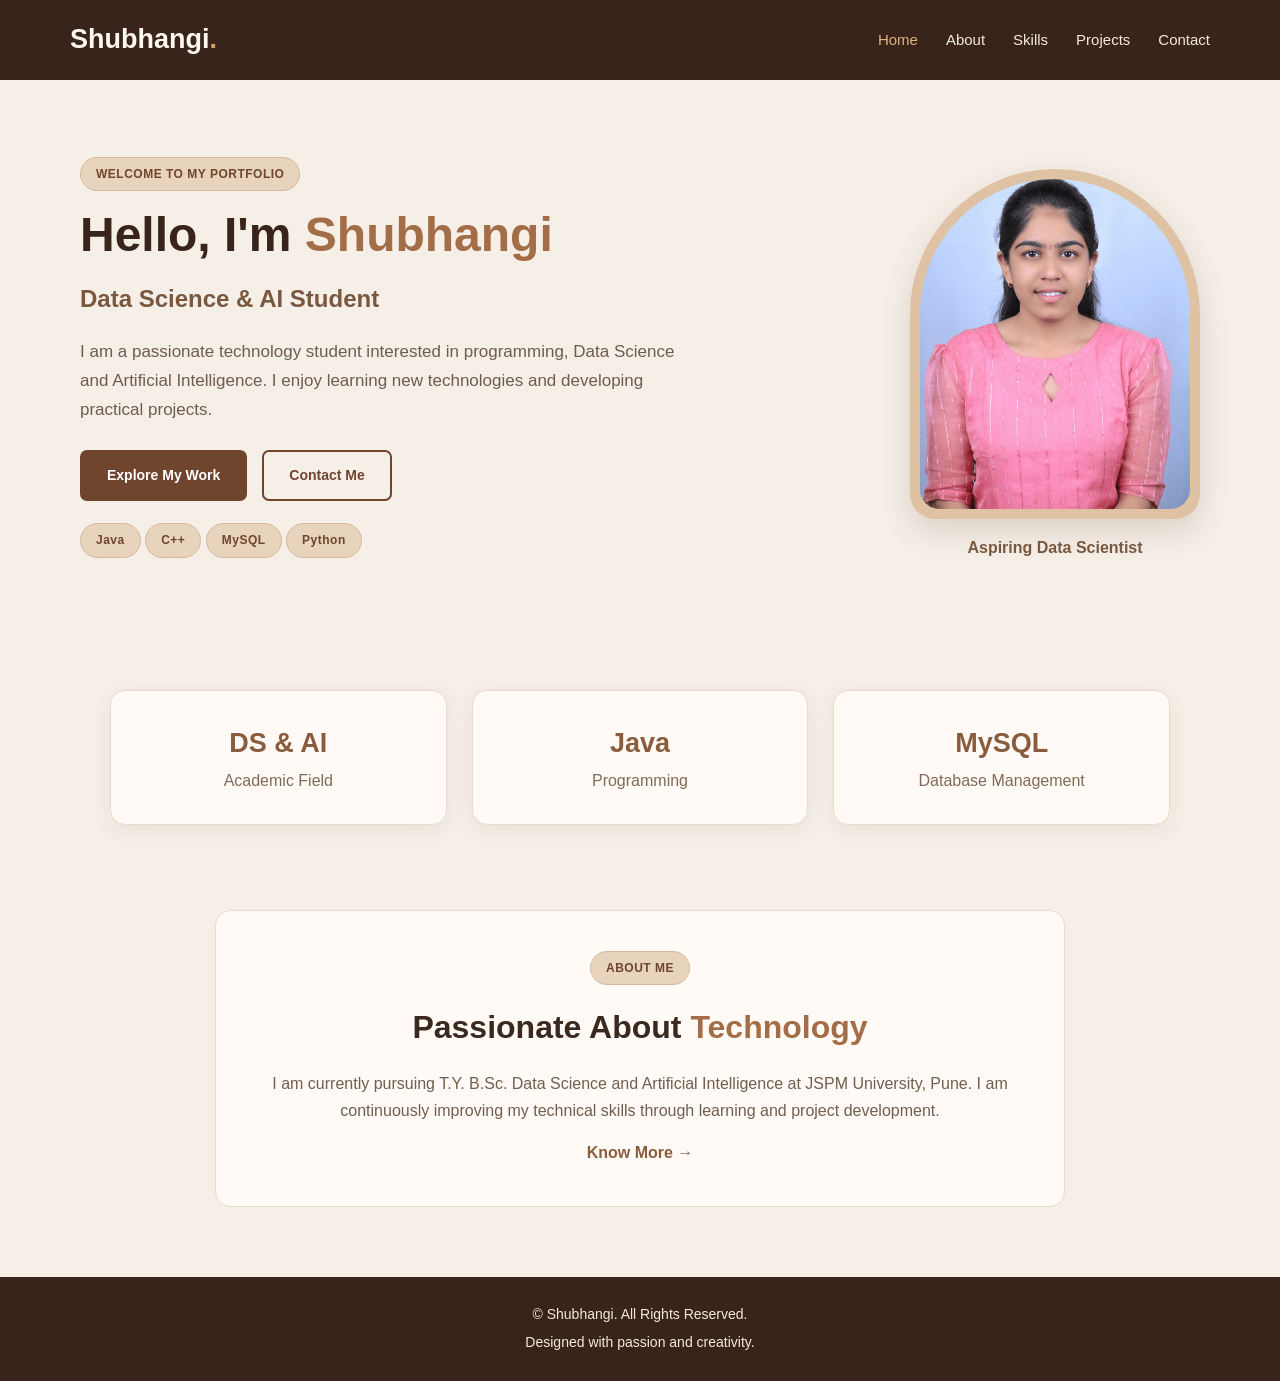
<file: index.html>
<!DOCTYPE html>
<html lang="en">
<head>
    <meta charset="UTF-8">
    <meta name="viewport" content="width=device-width, initial-scale=1.0">
    <title>Shubhangi | Personal Portfolio</title>
    <link rel="stylesheet" href="css/style.css">
    <script src="js/script.js" defer></script>

<!-- Google Analytics -->
<script async src="https://www.googletagmanager.com/gtag/js?id=G-413ZQSDBHG"></script>
<script>
  window.dataLayer = window.dataLayer || [];
  function gtag(){dataLayer.push(arguments);}
  gtag('js', new Date());
  gtag('config', 'G-413ZQSDBHG');
</script>

</head>
<body>

<header>
    <nav class="navbar">
        <a href="index.html" class="logo">Shubhangi<span>.</span></a>

        <button class="menu-toggle" id="menuToggle">☰</button>

        <ul class="nav-links" id="navLinks">
            <li><a href="index.html" class="active">Home</a></li>
            <li><a href="about.html">About</a></li>
            <li><a href="skills.html">Skills</a></li>
            <li><a href="projects.html">Projects</a></li>
            <li><a href="contact.html">Contact</a></li>
        </ul>
    </nav>
</header>

<main>
<section class="hero">
    <div class="hero-content">
        <span class="badge">WELCOME TO MY PORTFOLIO</span>

        <h1>Hello, I'm <span>Shubhangi</span></h1>

        <h2>Data Science & AI Student</h2>

        <p>
            I am a passionate technology student interested in
            programming, Data Science and Artificial Intelligence.
            I enjoy learning new technologies and developing
            practical projects.
        </p>

        <div class="hero-buttons">
            <a href="projects.html" class="btn">Explore My Work</a>
            <a href="contact.html" class="btn btn-outline">Contact Me</a>
        </div>

        <div class="hero-tags">
            <span class="badge">Java</span>
            <span class="badge">C++</span>
            <span class="badge">MySQL</span>
            <span class="badge">Python</span>
        </div>
    </div>

    <div class="hero-image">
        <div class="photo-frame">
            <img src="images/image.jpeg" alt="Shubhangi Profile Photo">
        </div>
        <span class="photo-caption">Aspiring Data Scientist</span>
    </div>
</section>

<section class="highlights">
    <div class="highlight-card">
        <h2>DS & AI</h2>
        <p>Academic Field</p>
    </div>

    <div class="highlight-card">
        <h2>Java</h2>
        <p>Programming</p>
    </div>

    <div class="highlight-card">
        <h2>MySQL</h2>
        <p>Database Management</p>
    </div>
</section>

<section class="home-about">
    <span class="badge">ABOUT ME</span>
    <h2>Passionate About <span>Technology</span></h2>
    <p>
        I am currently pursuing T.Y. B.Sc. Data Science and
        Artificial Intelligence at JSPM University, Pune.
        I am continuously improving my technical skills
        through learning and project development.
    </p>
    <a href="about.html" class="text-link">Know More →</a>
</section>
</main>

<footer>
    <p>© <span class="year"></span> Shubhangi. All Rights Reserved.</p>
    <p>Designed with passion and creativity.</p>
</footer>

</body>
</html>
</file>
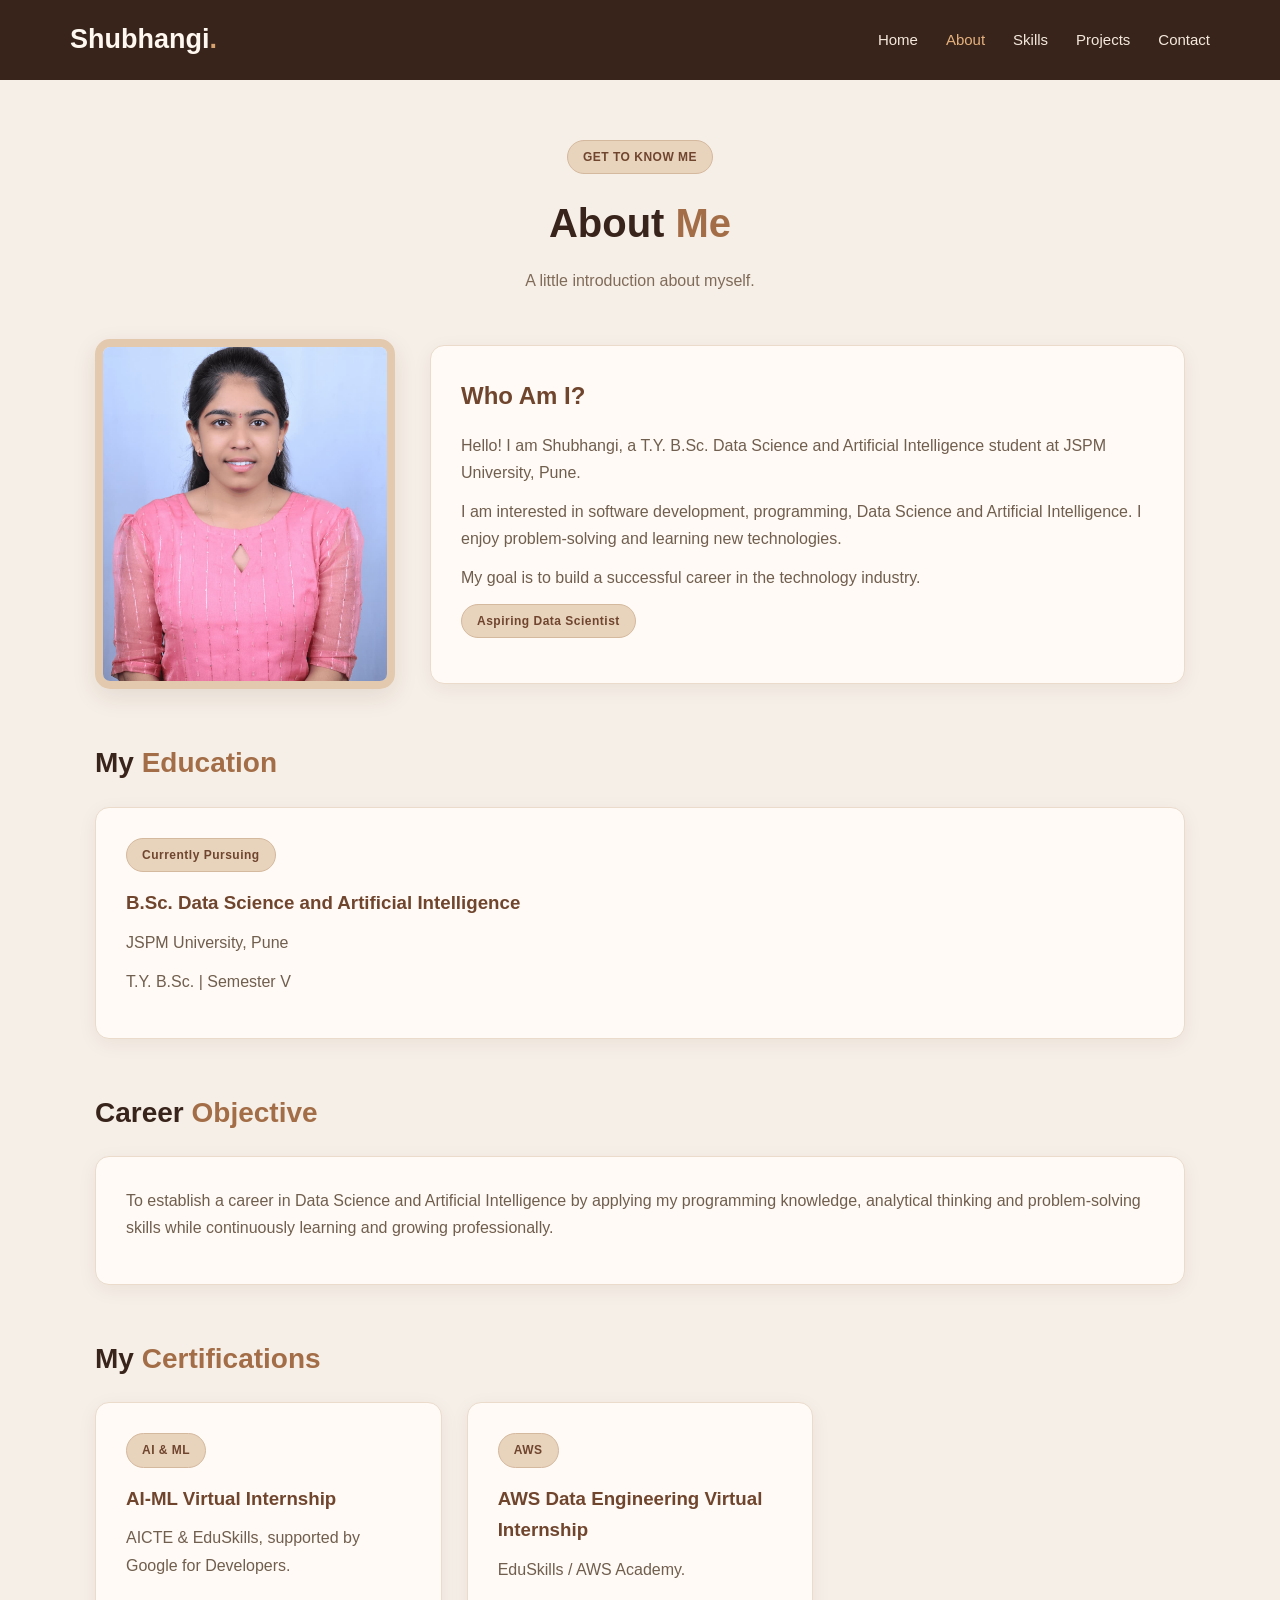
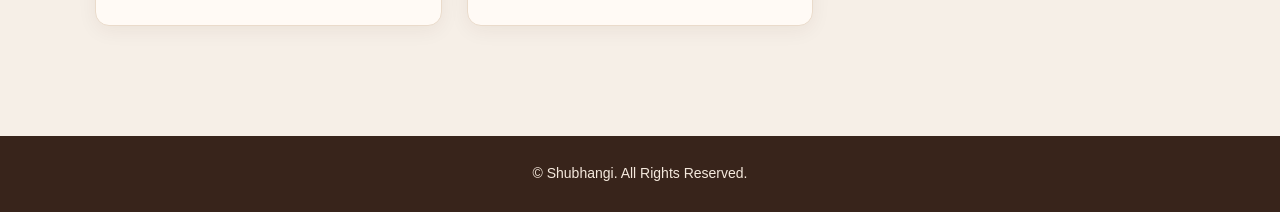
<file: about.html>
<!DOCTYPE html>
<html lang="en">
<head>
    <meta charset="UTF-8">
    <meta name="viewport" content="width=device-width, initial-scale=1.0">
    <title>About Me | Shubhangi</title>
    <link rel="stylesheet" href="css/style.css">
    <script src="js/script.js" defer></script>

<!-- Google Analytics -->
<script async src="https://www.googletagmanager.com/gtag/js?id=G-413ZQSDBHG"></script>
<script>
  window.dataLayer = window.dataLayer || [];
  function gtag(){dataLayer.push(arguments);}
  gtag('js', new Date());
  gtag('config', 'G-413ZQSDBHG');
</script>
</head>
<body>

<header>
    <nav class="navbar">
        <a href="index.html" class="logo">Shubhangi<span>.</span></a>
        <button class="menu-toggle" id="menuToggle">☰</button>
        <ul class="nav-links" id="navLinks">
            <li><a href="index.html">Home</a></li>
            <li><a href="about.html" class="active">About</a></li>
            <li><a href="skills.html">Skills</a></li>
            <li><a href="projects.html">Projects</a></li>
            <li><a href="contact.html">Contact</a></li>
        </ul>
    </nav>
</header>

<main class="page-section">

    <div class="page-heading">
        <span class="badge">GET TO KNOW ME</span>
        <h1>About <span>Me</span></h1>
        <p>A little introduction about myself.</p>
    </div>

    <div class="about-layout">
        <div class="about-photo">
            <img src="images/image.jpeg" alt="Shubhangi">
        </div>

        <div class="about-box">
            <h2>Who Am I?</h2>
            <p>
                Hello! I am Shubhangi, a T.Y. B.Sc. Data Science
                and Artificial Intelligence student at JSPM
                University, Pune.
            </p>
            <p>
                I am interested in software development,
                programming, Data Science and Artificial
                Intelligence. I enjoy problem-solving and
                learning new technologies.
            </p>
            <p>
                My goal is to build a successful career in
                the technology industry.
            </p>
            <span class="badge">Aspiring Data Scientist</span>
        </div>
    </div>

    <section class="content-section">
        <h2 class="sub-heading">My <span>Education</span></h2>

        <div class="info-card">
            <span class="badge">Currently Pursuing</span>
            <h3>B.Sc. Data Science and Artificial Intelligence</h3>
            <p>JSPM University, Pune</p>
            <p>T.Y. B.Sc. | Semester V</p>
        </div>
    </section>

    <section class="content-section">
        <h2 class="sub-heading">Career <span>Objective</span></h2>

        <div class="info-card">
            <p>
                To establish a career in Data Science and
                Artificial Intelligence by applying my
                programming knowledge, analytical thinking
                and problem-solving skills while continuously
                learning and growing professionally.
            </p>
        </div>
    </section>

    <section class="content-section">
        <h2 class="sub-heading">My <span>Certifications</span></h2>

        <div class="card-grid">
            <div class="info-card">
                <span class="badge">AI & ML</span>
                <h3>AI-ML Virtual Internship</h3>
                <p>AICTE & EduSkills, supported by Google for Developers.</p>
            </div>

            <div class="info-card">
                <span class="badge">AWS</span>
                <h3>AWS Data Engineering Virtual Internship</h3>
                <p>EduSkills / AWS Academy.</p>
            </div>
        </div>
    </section>

</main>

<footer>
    <p>© <span class="year"></span> Shubhangi. All Rights Reserved.</p>
</footer>

</body>
</html>
</file>
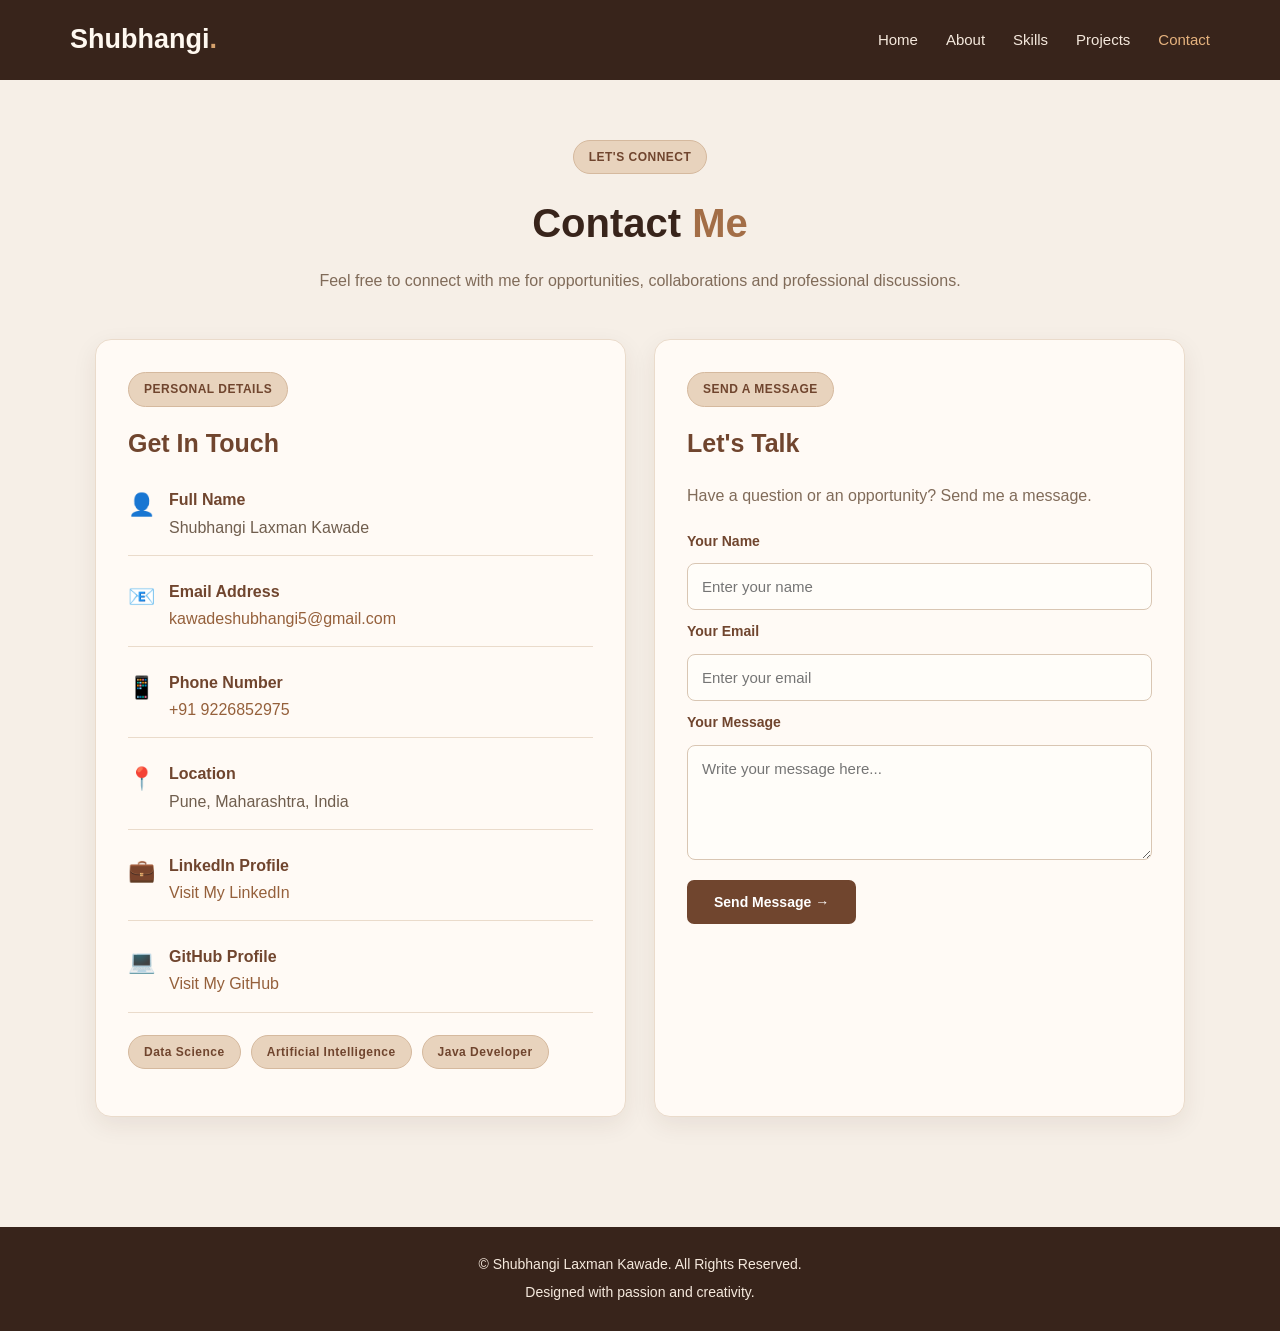
<file: contact.html>
<!DOCTYPE html>
<html lang="en">

<head>
    <meta charset="UTF-8">
    <meta name="viewport" content="width=device-width, initial-scale=1.0">

    <title>Contact | Shubhangi Kawade</title>

    <link rel="stylesheet" href="css/style.css">
    <script src="js/script.js" defer></script>

<!-- Google Analytics -->
<script async src="https://www.googletagmanager.com/gtag/js?id=G-413ZQSDBHG"></script>
<script>
  window.dataLayer = window.dataLayer || [];
  function gtag(){dataLayer.push(arguments);}
  gtag('js', new Date());
  gtag('config', 'G-413ZQSDBHG');
</script>
</head>

<body>

<header>
    <nav class="navbar">

        <a href="index.html" class="logo">
            Shubhangi<span>.</span>
        </a>

        <button class="menu-toggle" id="menuToggle">
            ☰
        </button>

        <ul class="nav-links" id="navLinks">
            <li><a href="index.html">Home</a></li>
            <li><a href="about.html">About</a></li>
            <li><a href="skills.html">Skills</a></li>
            <li><a href="projects.html">Projects</a></li>
            <li><a href="contact.html" class="active">Contact</a></li>
        </ul>

    </nav>
</header>

<main class="page-section">

    <div class="page-heading">

        <span class="badge">LET'S CONNECT</span>

        <h1>Contact <span>Me</span></h1>

        <p>
            Feel free to connect with me for opportunities,
            collaborations and professional discussions.
        </p>

    </div>

    <div class="contact-container">

        <!-- PERSONAL INFORMATION -->

        <div class="contact-card">

            <span class="badge">PERSONAL DETAILS</span>

            <h2>Get In Touch</h2>

            <div class="contact-detail">
                <span class="contact-icon">👤</span>
                <div>
                    <strong>Full Name</strong>
                    <p>Shubhangi Laxman Kawade</p>
                </div>
            </div>

            <div class="contact-detail">
                <span class="contact-icon">📧</span>
                <div>
                    <strong>Email Address</strong>
                    <p>
                        <a href="mailto:kawadeshubhangi5@gmail.com">
                            kawadeshubhangi5@gmail.com
                        </a>
                    </p>
                </div>
            </div>

            <div class="contact-detail">
                <span class="contact-icon">📱</span>
                <div>
                    <strong>Phone Number</strong>
                    <p>
                        <a href="tel:+919226852975">
                            +91 9226852975
                        </a>
                    </p>
                </div>
            </div>

            <div class="contact-detail">
                <span class="contact-icon">📍</span>
                <div>
                    <strong>Location</strong>
                    <p>Pune, Maharashtra, India</p>
                </div>
            </div>

            <div class="contact-detail">
                <span class="contact-icon">💼</span>
                <div>
                    <strong>LinkedIn Profile</strong>
                    <p>
                        <a href="https://www.linkedin.com/in/shubhangi-kawade-61a968358"
                           target="_blank"
                           rel="noopener noreferrer">
                            Visit My LinkedIn
                        </a>
                    </p>
                </div>
            </div>

            <div class="contact-detail">
                <span class="contact-icon">💻</span>
                <div>
                    <strong>GitHub Profile</strong>
                    <p>
                        <a href="https://github.com/kawadeshubhangi5"
                           target="_blank"
                           rel="noopener noreferrer">
                            Visit My GitHub
                        </a>
                    </p>
                </div>
            </div>

            <div class="badge-container">
                <span class="badge">Data Science</span>
                <span class="badge">Artificial Intelligence</span>
                <span class="badge">Java Developer</span>
            </div>

        </div>


        <!-- CONTACT FORM -->

        <div class="contact-card">

            <span class="badge">SEND A MESSAGE</span>

            <h2>Let's Talk</h2>

            <p>
                Have a question or an opportunity?
                Send me a message.
            </p>

            <form id="contactForm">

                <label for="name">Your Name</label>

                <input
                    type="text"
                    id="name"
                    placeholder="Enter your name"
                    required
                >

                <label for="email">Your Email</label>

                <input
                    type="email"
                    id="email"
                    placeholder="Enter your email"
                    required
                >

                <label for="message">Your Message</label>

                <textarea
                    id="message"
                    rows="5"
                    placeholder="Write your message here..."
                    required
                ></textarea>

                <button type="submit" class="btn">
                    Send Message →
                </button>

            </form>

        </div>

    </div>

</main>

<footer>

    <p>
        © <span class="year"></span>
        Shubhangi Laxman Kawade.
        All Rights Reserved.
    </p>

    <p>Designed with passion and creativity.</p>

</footer>

</body>
</html>
</file>
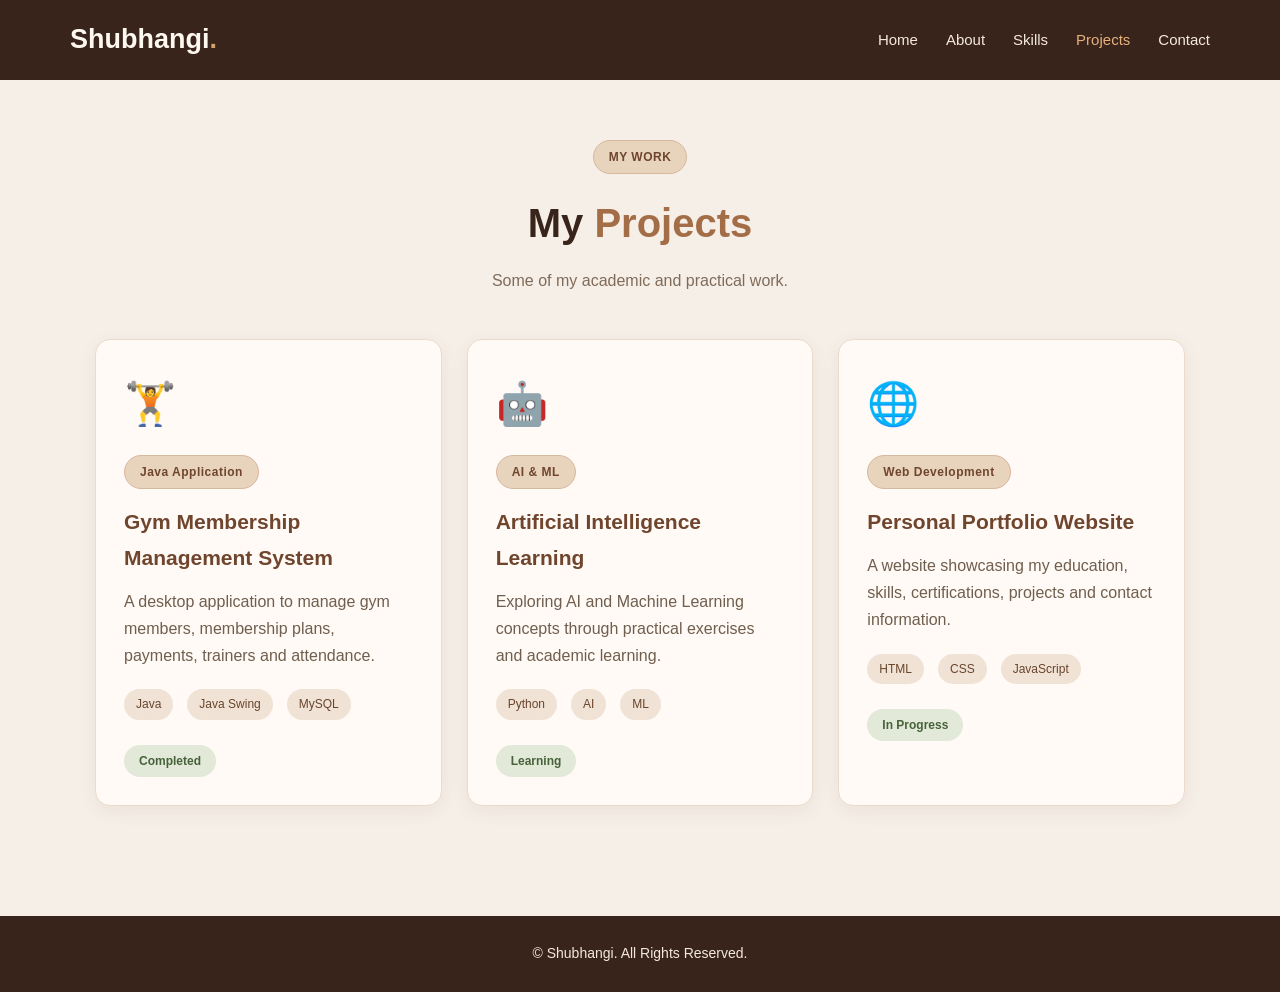
<file: projects.html>
<!DOCTYPE html>
<html lang="en">
<head>
    <meta charset="UTF-8">
    <meta name="viewport" content="width=device-width, initial-scale=1.0">
    <title>Projects | Shubhangi</title>
    <link rel="stylesheet" href="css/style.css">
    <script src="js/script.js" defer></script>

<!-- Google Analytics -->
<script async src="https://www.googletagmanager.com/gtag/js?id=G-413ZQSDBHG"></script>
<script>
  window.dataLayer = window.dataLayer || [];
  function gtag(){dataLayer.push(arguments);}
  gtag('js', new Date());
  gtag('config', 'G-413ZQSDBHG');
</script>
</head>
<body>

<header>
    <nav class="navbar">
        <a href="index.html" class="logo">Shubhangi<span>.</span></a>
        <button class="menu-toggle" id="menuToggle">☰</button>
        <ul class="nav-links" id="navLinks">
            <li><a href="index.html">Home</a></li>
            <li><a href="about.html">About</a></li>
            <li><a href="skills.html">Skills</a></li>
            <li><a href="projects.html" class="active">Projects</a></li>
            <li><a href="contact.html">Contact</a></li>
        </ul>
    </nav>
</header>

<main class="page-section">

    <div class="page-heading">
        <span class="badge">MY WORK</span>
        <h1>My <span>Projects</span></h1>
        <p>Some of my academic and practical work.</p>
    </div>

    <div class="card-grid">

        <div class="project-card">
            <div class="project-icon">🏋️</div>
            <span class="badge">Java Application</span>
            <h2>Gym Membership Management System</h2>
            <p>
                A desktop application to manage gym members,
                membership plans, payments, trainers and attendance.
            </p>
            <div class="badge-container">
                <span class="small-badge">Java</span>
                <span class="small-badge">Java Swing</span>
                <span class="small-badge">MySQL</span>
            </div>
            <span class="status-badge">Completed</span>
        </div>

        <div class="project-card">
            <div class="project-icon">🤖</div>
            <span class="badge">AI & ML</span>
            <h2>Artificial Intelligence Learning</h2>
            <p>
                Exploring AI and Machine Learning concepts through
                practical exercises and academic learning.
            </p>
            <div class="badge-container">
                <span class="small-badge">Python</span>
                <span class="small-badge">AI</span>
                <span class="small-badge">ML</span>
            </div>
            <span class="status-badge">Learning</span>
        </div>

        <div class="project-card">
            <div class="project-icon">🌐</div>
            <span class="badge">Web Development</span>
            <h2>Personal Portfolio Website</h2>
            <p>
                A website showcasing my education, skills,
                certifications, projects and contact information.
            </p>
            <div class="badge-container">
                <span class="small-badge">HTML</span>
                <span class="small-badge">CSS</span>
                <span class="small-badge">JavaScript</span>
            </div>
            <span class="status-badge">In Progress</span>
        </div>

    </div>

</main>

<footer>
    <p>© <span class="year"></span> Shubhangi. All Rights Reserved.</p>
</footer>

</body>
</html>
</file>
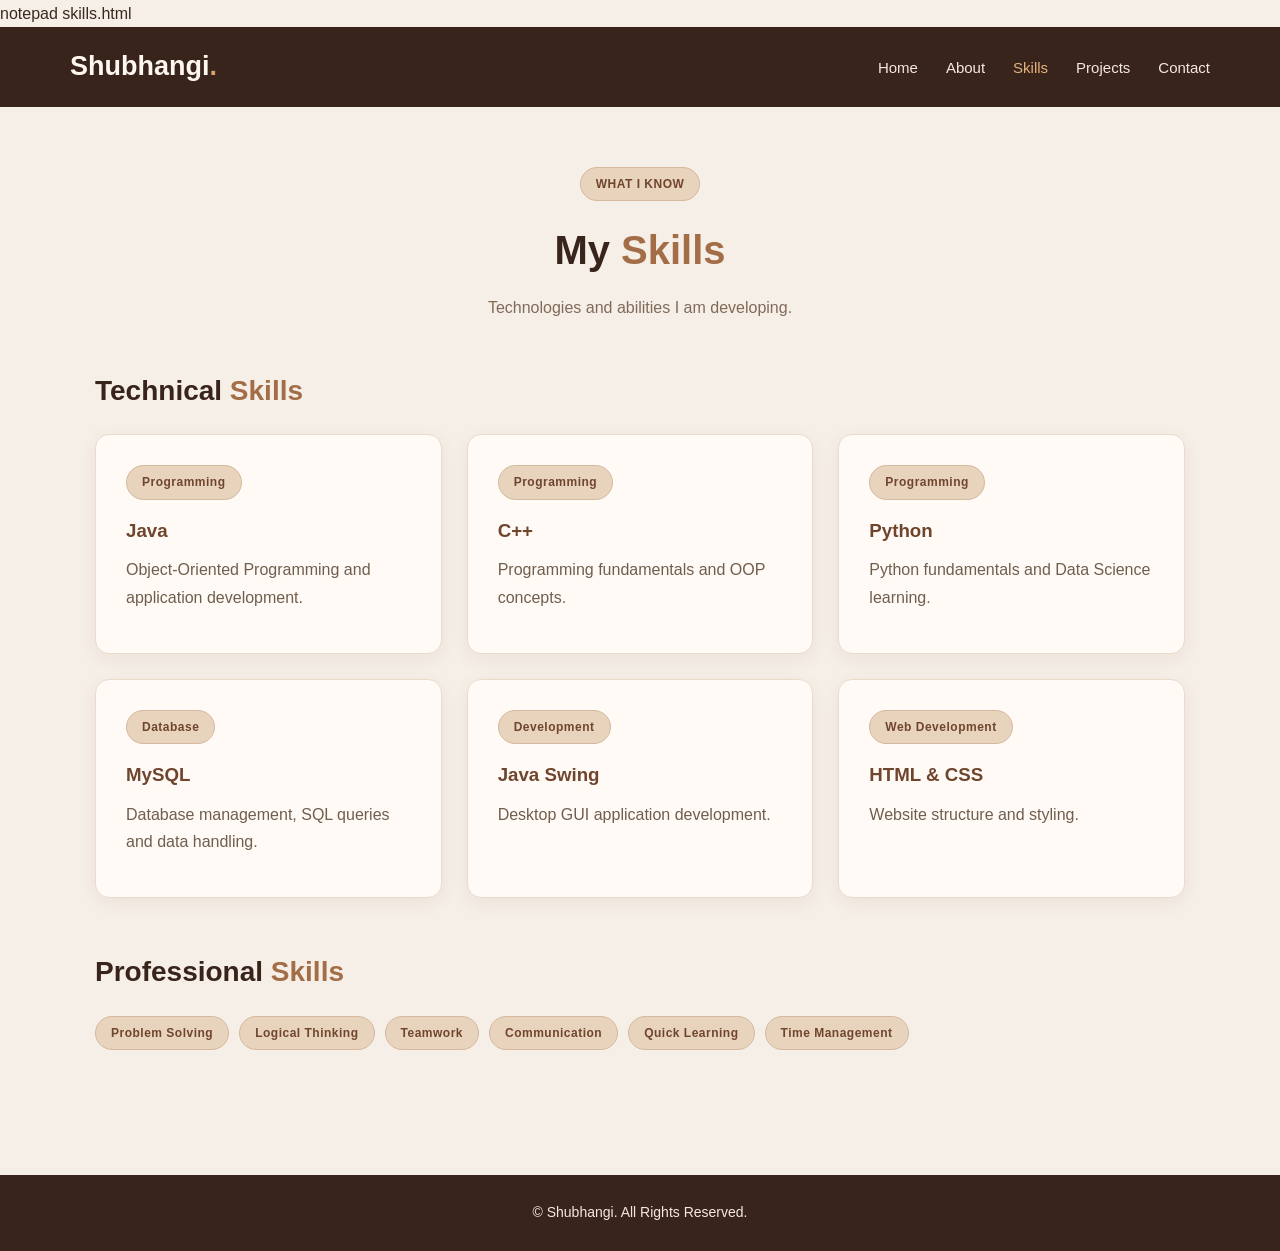
<file: skills.html>
<!DOCTYPE html>
<html lang="en">
<head>
    <meta charset="UTF-8">
    <meta name="viewport" content="width=device-width, initial-scale=1.0">
    <title>Skills | Shubhangi</title>
    <link rel="stylesheet" href="css/style.css">
    <script src="js/script.js" defer></script>

notepad skills.html
</head>
<body>

<header>
    <nav class="navbar">
        <a href="index.html" class="logo">Shubhangi<span>.</span></a>
        <button class="menu-toggle" id="menuToggle">☰</button>
        <ul class="nav-links" id="navLinks">
            <li><a href="index.html">Home</a></li>
            <li><a href="about.html">About</a></li>
            <li><a href="skills.html" class="active">Skills</a></li>
            <li><a href="projects.html">Projects</a></li>
            <li><a href="contact.html">Contact</a></li>
        </ul>
    </nav>
</header>

<main class="page-section">

    <div class="page-heading">
        <span class="badge">WHAT I KNOW</span>
        <h1>My <span>Skills</span></h1>
        <p>Technologies and abilities I am developing.</p>
    </div>

    <h2 class="sub-heading">Technical <span>Skills</span></h2>

    <div class="card-grid">

        <div class="info-card">
            <span class="badge">Programming</span>
            <h3>Java</h3>
            <p>Object-Oriented Programming and application development.</p>
        </div>

        <div class="info-card">
            <span class="badge">Programming</span>
            <h3>C++</h3>
            <p>Programming fundamentals and OOP concepts.</p>
        </div>

        <div class="info-card">
            <span class="badge">Programming</span>
            <h3>Python</h3>
            <p>Python fundamentals and Data Science learning.</p>
        </div>

        <div class="info-card">
            <span class="badge">Database</span>
            <h3>MySQL</h3>
            <p>Database management, SQL queries and data handling.</p>
        </div>

        <div class="info-card">
            <span class="badge">Development</span>
            <h3>Java Swing</h3>
            <p>Desktop GUI application development.</p>
        </div>

        <div class="info-card">
            <span class="badge">Web Development</span>
            <h3>HTML & CSS</h3>
            <p>Website structure and styling.</p>
        </div>

    </div>

    <section class="content-section">
        <h2 class="sub-heading">Professional <span>Skills</span></h2>

        <div class="badge-container">
            <span class="badge">Problem Solving</span>
            <span class="badge">Logical Thinking</span>
            <span class="badge">Teamwork</span>
            <span class="badge">Communication</span>
            <span class="badge">Quick Learning</span>
            <span class="badge">Time Management</span>
        </div>
    </section>

</main>

<footer>
    <p>© <span class="year"></span> Shubhangi. All Rights Reserved.</p>
</footer>

</body>
</html>
</file>
<file: css/style.css>
/* ===================================
   SHUBHANGI PORTFOLIO WEBSITE
   BROWN & BEIGE PROFESSIONAL THEME
=================================== */

* {
    margin: 0;
    padding: 0;
    box-sizing: border-box;
}

html {
    scroll-behavior: smooth;
    overflow-x: hidden;
    overflow-y: auto;
}

body {
    font-family: 'Segoe UI', Arial, sans-serif;
    background: #f6efe7;
    color: #39291f;
    line-height: 1.7;
    min-height: 100vh;
    overflow-x: hidden;
}

main {
    display: block;
    min-height: 75vh;
}

/* NAVBAR */

header {
    background: #38241b;
    position: sticky;
    top: 0;
    z-index: 1000;
    width: 100%;
}

.navbar {
    max-width: 1200px;
    margin: auto;
    padding: 17px 30px;
    display: flex;
    justify-content: space-between;
    align-items: center;
}

.logo {
    font-size: 27px;
    font-weight: bold;
    color: #fff8f0;
    text-decoration: none;
}

.logo span {
    color: #d5a16c;
}

.nav-links {
    list-style: none;
    display: flex;
    gap: 28px;
}

.nav-links a {
    color: #f5e9dd;
    text-decoration: none;
    font-size: 15px;
    font-weight: 500;
    transition: 0.3s;
}

.nav-links a:hover,
.nav-links a.active {
    color: #e5b27e;
}

.menu-toggle {
    display: none;
    background: none;
    border: none;
    color: white;
    font-size: 27px;
    cursor: pointer;
}

/* BADGES */

.badge {
    display: inline-block;
    background: #e8d3bd;
    color: #70452e;
    border: 1px solid #d5b99e;
    padding: 6px 15px;
    border-radius: 30px;
    font-size: 12px;
    font-weight: bold;
    letter-spacing: 0.5px;
    margin-bottom: 15px;
}

.small-badge {
    display: inline-block;
    background: #f0e3d5;
    color: #69442d;
    padding: 5px 12px;
    border-radius: 20px;
    font-size: 12px;
    margin: 5px 4px 5px 0;
}

.status-badge {
    display: inline-block;
    margin-top: 20px;
    padding: 6px 15px;
    background: #e2e9d9;
    color: #47623a;
    border-radius: 20px;
    font-size: 12px;
    font-weight: bold;
}

.badge-container {
    display: flex;
    flex-wrap: wrap;
    gap: 10px;
    margin-top: 15px;
}

/* HOME HERO */

.hero {
    max-width: 1200px;
    min-height: 570px;
    margin: auto;
    padding: 65px 40px;
    display: flex;
    align-items: center;
    justify-content: space-between;
    gap: 50px;
}

.hero-content {
    max-width: 650px;
}

.hero h1 {
    font-size: 48px;
    line-height: 1.2;
    color: #38241b;
    margin-bottom: 15px;
}

.hero h1 span,
.page-heading h1 span,
.section-title span,
.sub-heading span,
.home-about h2 span {
    color: #a36e47;
}

.hero h2 {
    font-size: 24px;
    color: #79583f;
    margin-bottom: 18px;
}

.hero-content > p {
    color: #6e5c4c;
    font-size: 17px;
    max-width: 600px;
}

.hero-buttons {
    display: flex;
    gap: 15px;
    margin-top: 25px;
    flex-wrap: wrap;
}

.hero-tags {
    margin-top: 22px;
}

/* BUTTONS */

.btn {
    display: inline-block;
    padding: 12px 25px;
    background: #70452e;
    color: white;
    text-decoration: none;
    border: 2px solid #70452e;
    border-radius: 7px;
    font-size: 14px;
    font-weight: bold;
    cursor: pointer;
    transition: 0.3s;
}

.btn:hover {
    background: #4b2d1e;
    border-color: #4b2d1e;
    transform: translateY(-3px);
}

.btn-outline {
    background: transparent;
    color: #70452e;
}

.btn-outline:hover {
    color: white;
}

/* PROFILE IMAGE */

.hero-image {
    text-align: center;
    flex-shrink: 0;
}

.photo-frame {
    width: 290px;
    height: 350px;
    padding: 10px;
    background: #dfc2a4;
    border-radius: 145px 145px 25px 25px;
    box-shadow: 0 12px 30px rgba(65, 40, 24, 0.15);
    overflow: hidden;
}

.photo-frame img {
    width: 100%;
    height: 100%;
    object-fit: cover;
    object-position: center;
    border-radius: 140px 140px 20px 20px;
}

.photo-caption {
    display: inline-block;
    margin-top: 15px;
    color: #79583f;
    font-weight: bold;
}

/* HIGHLIGHTS */

.highlights {
    max-width: 1100px;
    margin: 20px auto 65px;
    padding: 20px;
    display: grid;
    grid-template-columns: repeat(3, 1fr);
    gap: 25px;
}

.highlight-card {
    background: #fffaf5;
    text-align: center;
    padding: 30px;
    border-radius: 15px;
    border: 1px solid #eadbcb;
    box-shadow: 0 5px 20px rgba(65, 40, 24, 0.07);
    transition: 0.3s;
}

.highlight-card:hover {
    transform: translateY(-7px);
}

.highlight-card h2 {
    color: #895c3d;
    font-size: 27px;
}

.highlight-card p {
    color: #806b59;
}

/* HOME ABOUT */

.home-about {
    max-width: 850px;
    margin: 40px auto 70px;
    padding: 40px;
    text-align: center;
    background: #fffaf5;
    border-radius: 15px;
    border: 1px solid #eadbcb;
}

.home-about h2 {
    font-size: 32px;
    margin-bottom: 15px;
}

.home-about p {
    color: #705e4e;
    margin-bottom: 15px;
}

.text-link {
    color: #895c3d;
    font-weight: bold;
    text-decoration: none;
}

/* COMMON PAGE */

.page-section {
    max-width: 1150px;
    margin: auto;
    padding: 60px 30px 80px;
    min-height: 75vh;
}

.page-heading {
    text-align: center;
    margin-bottom: 45px;
}

.page-heading h1 {
    font-size: 40px;
    color: #38241b;
    margin-bottom: 10px;
}

.page-heading p {
    color: #806b59;
}

.sub-heading {
    font-size: 28px;
    color: #38241b;
    margin: 35px 0 20px;
}

/* ABOUT */

.about-layout {
    display: grid;
    grid-template-columns: 300px 1fr;
    gap: 35px;
    align-items: center;
}

.about-photo {
    height: 350px;
    border-radius: 15px;
    overflow: hidden;
    border: 8px solid #e3c9ae;
    box-shadow: 0 8px 25px rgba(65, 40, 24, 0.1);
}

.about-photo img {
    width: 100%;
    height: 100%;
    object-fit: cover;
}

.about-box,
.info-card {
    background: #fffaf5;
    padding: 30px;
    border-radius: 14px;
    border: 1px solid #eadbcb;
    box-shadow: 0 5px 20px rgba(65, 40, 24, 0.06);
}

.about-box h2,
.info-card h2 {
    color: #70452e;
    margin-bottom: 15px;
}

.about-box p,
.info-card p {
    color: #705e4e;
    margin-bottom: 12px;
}

.info-card h3 {
    color: #70452e;
    margin-bottom: 10px;
}

.content-section {
    margin-top: 50px;
}

/* SKILLS AND PROJECTS */

.card-grid {
    display: grid;
    grid-template-columns: repeat(3, 1fr);
    gap: 25px;
}

.info-card,
.project-card {
    transition: 0.3s;
}

.info-card:hover,
.project-card:hover {
    transform: translateY(-6px);
    box-shadow: 0 12px 25px rgba(65, 40, 24, 0.12);
}

.project-card {
    background: #fffaf5;
    padding: 28px;
    border-radius: 15px;
    border: 1px solid #eadbcb;
    box-shadow: 0 5px 20px rgba(65, 40, 24, 0.06);
}

.project-card h2 {
    color: #70452e;
    font-size: 21px;
    margin-bottom: 12px;
}

.project-card p {
    color: #705e4e;
}

.project-icon {
    font-size: 42px;
    margin-bottom: 15px;
}

/* CONTACT */

.contact-container {
    display: grid;
    grid-template-columns: 1fr 1fr;
    gap: 28px;
    align-items: stretch;
}

.contact-card {
    background: #fffaf5;
    padding: 32px;
    border-radius: 16px;
    border: 1px solid #eadbcb;
    box-shadow: 0 8px 25px rgba(65, 40, 24, 0.08);
    min-width: 0;
}

.contact-card h2 {
    color: #70452e;
    margin-bottom: 18px;
    font-size: 25px;
}

.contact-card > p {
    color: #806b59;
    margin-bottom: 20px;
}

.contact-detail {
    display: flex;
    align-items: flex-start;
    gap: 14px;
    margin: 22px 0;
    padding-bottom: 14px;
    border-bottom: 1px solid #eadbcb;
}

.contact-icon {
    font-size: 22px;
}

.contact-detail strong {
    color: #70452e;
}

.contact-detail p {
    color: #705e4e;
    overflow-wrap: anywhere;
}

.contact-detail a {
    color: #95603b;
    text-decoration: none;
    overflow-wrap: anywhere;
}

.contact-detail a:hover {
    color: #38241b;
    text-decoration: underline;
}

/* CONTACT FORM */

.contact-card form {
    display: flex;
    flex-direction: column;
    gap: 10px;
}

.contact-card label {
    color: #70452e;
    font-weight: 600;
    font-size: 14px;
}

.contact-card input,
.contact-card textarea {
    width: 100%;
    padding: 14px;
    border: 1px solid #d9c6b3;
    border-radius: 8px;
    background: #fffdf9;
    color: #39291f;
    font-family: inherit;
    font-size: 15px;
    outline: none;
    resize: vertical;
}

.contact-card input:focus,
.contact-card textarea:focus {
    border-color: #95603b;
    box-shadow: 0 0 6px rgba(149, 96, 59, 0.2);
}

.contact-card .btn {
    align-self: flex-start;
    margin-top: 10px;
}

/* FOOTER */

footer {
    background: #38241b;
    color: #f5e9dd;
    text-align: center;
    padding: 22px;
    margin-top: 30px;
}

footer p {
    margin: 4px;
    font-size: 14px;
}

/* MOBILE RESPONSIVE */

@media (max-width: 850px) {

    .navbar {
        padding: 15px 20px;
    }

    .menu-toggle {
        display: block;
    }

    .nav-links {
        display: none;
        position: absolute;
        top: 65px;
        left: 0;
        width: 100%;
        background: #38241b;
        flex-direction: column;
        text-align: center;
        padding: 22px;
        gap: 20px;
    }

    .nav-links.show {
        display: flex;
    }

    .hero {
        flex-direction: column-reverse;
        text-align: center;
        padding: 45px 20px;
    }

    .hero h1 {
        font-size: 35px;
    }

    .hero-buttons {
        justify-content: center;
    }

    .photo-frame {
        width: 240px;
        height: 290px;
    }

    .highlights,
    .card-grid {
        grid-template-columns: 1fr;
    }

    .about-layout {
        grid-template-columns: 1fr;
    }

    .about-photo {
        max-width: 280px;
        width: 100%;
        margin: auto;
    }

    .contact-container {
        grid-template-columns: 1fr;
    }

    .contact-card {
        padding: 22px;
    }

    .page-heading h1 {
        font-size: 32px;
    }

    .home-about {
        margin: 25px 15px 50px;
        padding: 25px;
    }
}

@media (max-width: 480px) {

    .hero h1 {
        font-size: 30px;
    }

    .hero h2 {
        font-size: 20px;
    }

    .page-section {
        padding: 40px 18px 60px;
    }

    .highlights {
        padding: 15px;
    }

    .about-box,
    .info-card,
    .project-card {
        padding: 22px;
    }
}
</file>
